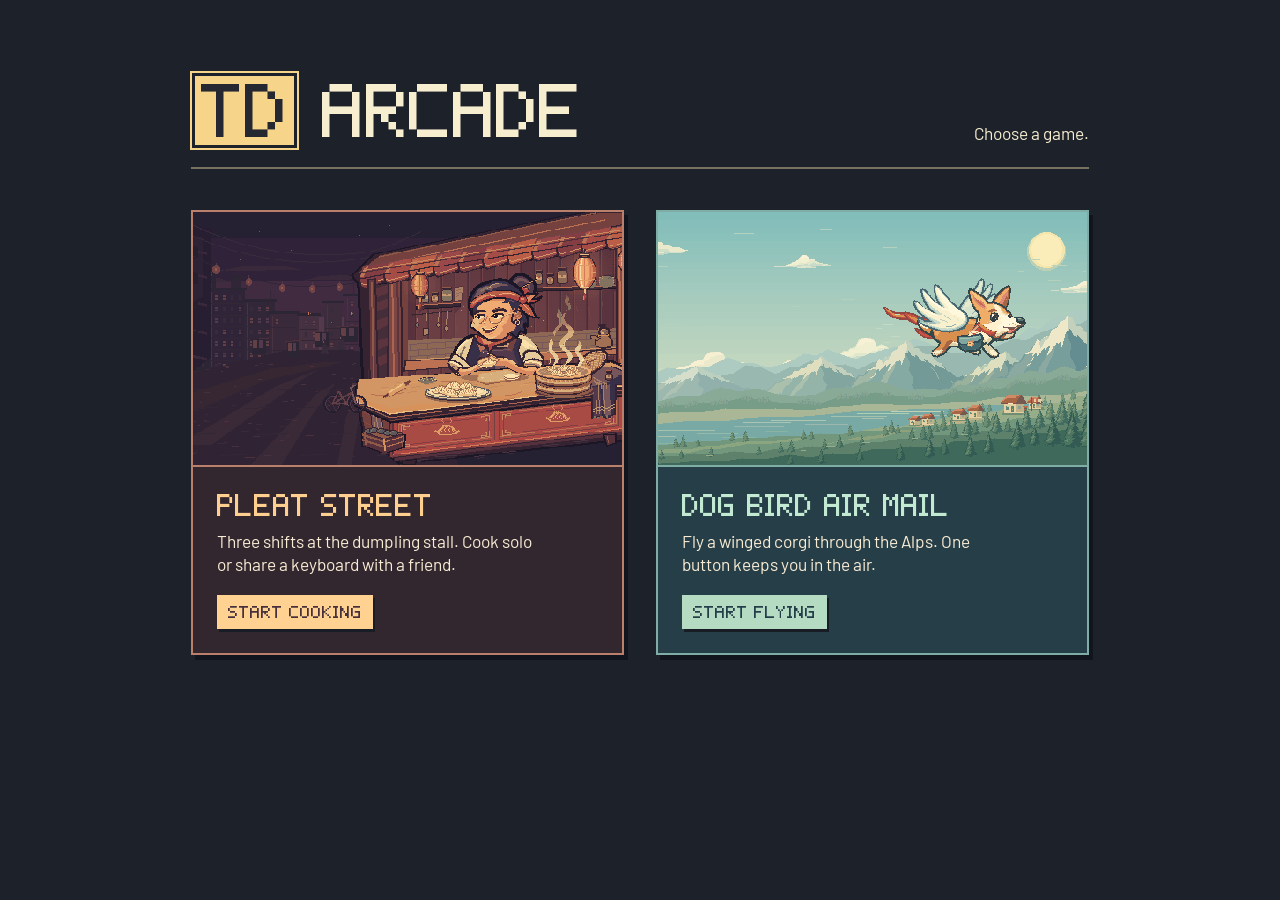
<file: index.html>
<!doctype html>
<html lang="en">
<head>
  <meta charset="utf-8">
  <meta name="viewport" content="width=device-width,initial-scale=1">
  <meta name="theme-color" content="#1d212a">
  <meta name="description" content="Play Pleat Street and Dog Bird Air Mail, two small browser games from TD Arcade.">
  <title>TD Arcade</title>
  <link rel="icon" type="image/png" href="./td-mark.png">
  <style>
    @font-face { font-family:Cabinet; src:url("./td-cabinet.woff") format("woff"); font-display:swap; }
    @font-face { font-family:Barlow; src:url("./Barlow-Regular.woff") format("woff"); font-display:swap; }
    * { box-sizing:border-box; }
    html { color-scheme:dark; }
    body { margin:0; min-height:100svh; background:#1d212a; color:#f7edcf; font:1.08rem/1.45 Barlow,system-ui,sans-serif; }
    main { max-width:990px; margin:0 auto; padding:clamp(30px,8vh,82px) clamp(18px,4vw,46px) 36px; }
    header { margin-bottom:clamp(22px,4.5vh,42px); padding-bottom:18px; border-bottom:2px solid #777262; display:flex; justify-content:space-between; align-items:flex-end; gap:12px; }
    h1 { display:flex; align-items:center; gap:clamp(12px,2vw,24px); margin:0; font:400 clamp(2rem,5.2vw,3.75rem)/1 Cabinet,monospace; letter-spacing:-.03em; text-transform:uppercase; }
    h1 span { display:inline-block; margin:4px; padding:5px 6px 4px; background:#f6d48a; color:#252831; outline:2px solid #f6d48a; outline-offset:3px; }
    header p { margin:0; padding-bottom:3px; }
    .shelf { display:grid; grid-template-columns:repeat(2,minmax(0,1fr)); gap:clamp(16px,3vw,32px); }
    .game { --edge:#bb806c; --label:#ffcf90; --panel:#32262f; --button:#ffd292; --button-ink:#46303c; display:flex; flex-direction:column; text-decoration:none; color:#f9ecd4; border:2px solid var(--edge); background:var(--panel); box-shadow:4px 5px #12151e; overflow:hidden; }
    .game.bird { --edge:#7fada6; --panel:#263e47; --button:#b5dcc3; --button-ink:#233e49; --label:#c2ead3; }
    .game:focus-visible { outline:3px solid #fff3c7; outline-offset:5px; }
    .game:hover,.game:focus-visible { border-color:var(--button); }
    .game:hover .play,.game:focus-visible .play { background:#ffedc5; }
    .game img { width:100%; height:auto; display:block; aspect-ratio:1.68; object-fit:cover; object-position:68% center; border-bottom:2px solid var(--edge); image-rendering:pixelated; }
    .blurb { display:flex; flex-direction:column; align-items:flex-start; flex:1; padding:clamp(16px,2vw,24px); }
    h2 { margin:0; color:var(--label); font:400 clamp(1.15rem,2.25vw,1.55rem)/1.2 Cabinet,monospace; text-transform:uppercase; }
    .blurb p { margin:9px 0 19px; max-width:33ch; line-height:1.35; }
    .play { margin-top:auto; display:inline-block; padding:9px 11px; color:var(--button-ink); background:var(--button); box-shadow:2px 3px #171c25; font:400 .875rem/1.15 Cabinet,monospace; text-transform:uppercase; }
    @media(max-width:630px) {
      main { max-width:450px; padding-top:28px; }
      header { align-items:center; }
      header p { font-size:.93rem; }
      .shelf { grid-template-columns:1fr; }
      .game img { aspect-ratio:2.35; object-position:70% 49%; }
      .blurb { padding:15px 16px; }
      .blurb p { margin:7px 0 13px; }
    }
  </style>
</head>
<body>
<main>
  <header><h1><span>TD</span> Arcade</h1><p>Choose a game.</p></header>
  <div class="shelf">
    <a class="game kitchen" href="./pleat-street.html">
      <img src="./stall-pixels.png" alt="" width="512" height="288">
      <div class="blurb"><h2>Pleat Street</h2><p>Three shifts at the dumpling stall. Cook solo or share a keyboard with a friend.</p><span class="play">Start cooking</span></div>
    </a>
    <a class="game bird" href="./dog-bird.html">
      <img src="./flight-pixels.png" alt="" width="512" height="288">
      <div class="blurb"><h2>Dog Bird Air Mail</h2><p>Fly a winged corgi through the Alps. One button keeps you in the air.</p><span class="play">Start flying</span></div>
    </a>
  </div>
</main>
</body>
</html>
</file>
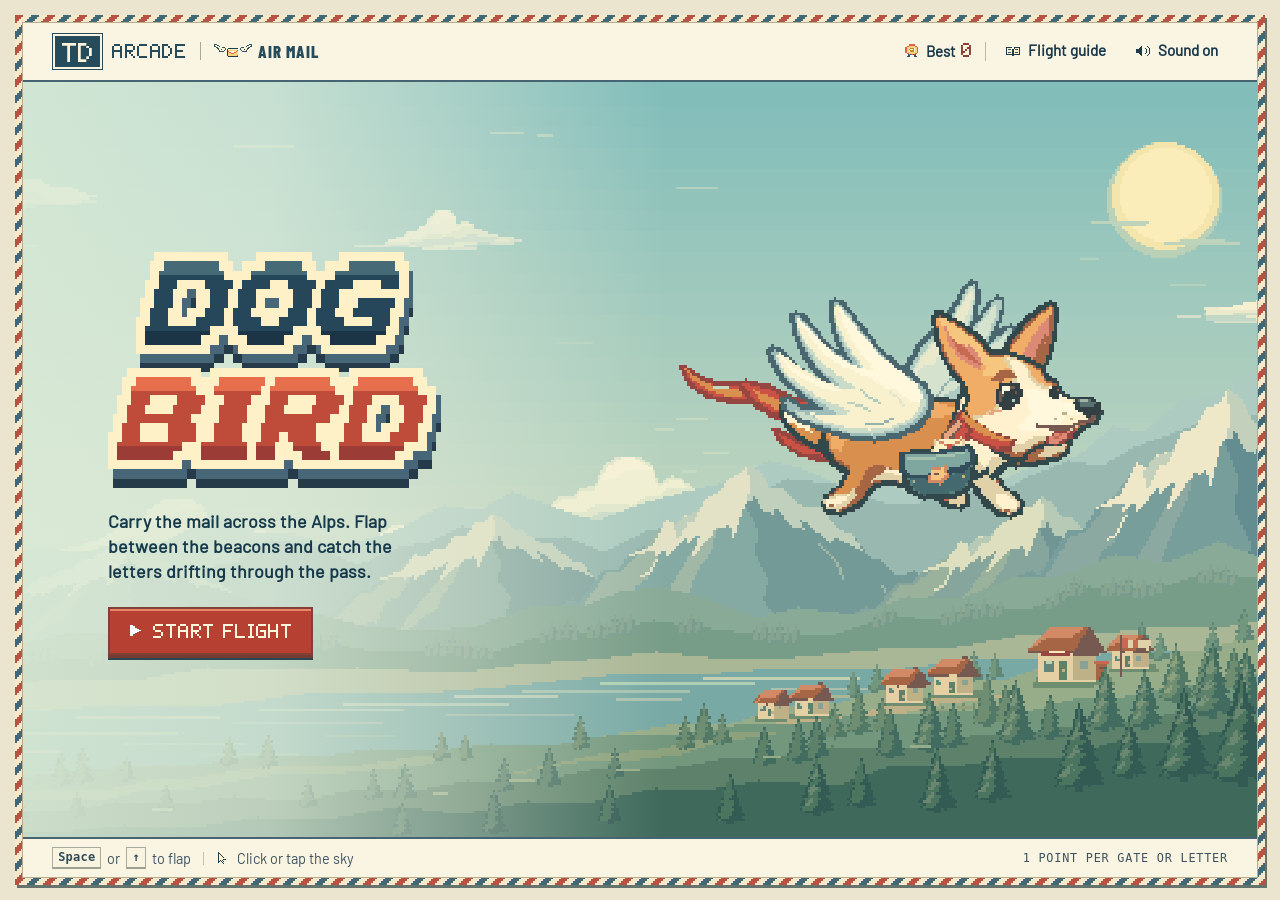
<file: dog-bird.html>
<!doctype html>
<html lang="en">
<head>
  <meta charset="utf-8">
  <meta name="viewport" content="width=device-width,initial-scale=1,viewport-fit=cover">
  <meta name="theme-color" content="#f8f2df">
  <meta name="description" content="Fly a winged corgi through an alpine air-mail route. Clear beacons, collect letters, and chase your best score.">
  <title>Dog Bird Air Mail | TD Arcade</title>
  <link rel="icon" href="./mailmark.png" type="image/png">
  <link rel="stylesheet" href="./dog-bird.css">
</head>
<body>
<main class="postcard">
  <div class="paper">
    <header class="topbar">
      <a class="brand" href="./" aria-label="Return to TD Arcade"><span class="td-mark">TD</span><span class="series-name">Arcade</span><span class="game-imprint"><canvas width="42" height="20" data-icon="brand" aria-hidden="true"></canvas>Air Mail</span></a>
      <nav class="tools" aria-label="Game controls">
        <div class="best"><canvas data-icon="award" width="16" height="16" aria-hidden="true"></canvas><span>Best <b id="top-best">0</b></span></div>
        <button type="button" class="tool guide-tool" data-action="help" aria-label="Flight guide"><canvas data-icon="guide" width="16" height="16" aria-hidden="true"></canvas><span>Flight guide</span></button>
        <button type="button" class="tool sound" data-action="sound" aria-label="Mute sound"><canvas data-icon="sound" width="16" height="16" aria-hidden="true"></canvas><span>Sound on</span></button>
        <button type="button" id="pause-button" class="tool" data-action="pause" aria-label="Pause flight" hidden><canvas data-icon="pause" width="16" height="16" aria-hidden="true"></canvas><span>Pause</span></button>
      </nav>
    </header>
    <div class="pane">
      <section id="cover" aria-labelledby="title">
        <img class="cover-art" src="./flight-pixels.png" alt="" fetchpriority="high">
        <div class="cover-shade" aria-hidden="true"></div>
        <div class="cover-copy">
          <h1 id="title"><span class="sr-only">Dog Bird</span><picture>
            <source media="(max-width:600px) and (orientation:portrait)" srcset="./dog-bird-title-wide.png">
            <img src="./dog-bird-title.png" alt="" width="72" height="51">
          </picture></h1>
          <p>Carry the mail across the Alps. Flap between the beacons and catch the letters drifting through the pass.</p>
          <button class="primary launch" type="button" data-action="start"><canvas data-icon="play" width="14" height="14" aria-hidden="true"></canvas>Start flight</button>
        </div>
      </section>
      <section id="flight" aria-label="Alpine mail route" hidden>
        <div id="arena" role="button" aria-label="Flap wings. Press Space or Up Arrow, or tap the flight area." tabindex="0">
          <canvas id="sky" width="960" height="540" aria-hidden="true"></canvas>
        </div>
        <div class="flight-hud" aria-label="Flight score">
          <div class="total"><span>Score</span><b id="points">0</b></div>
          <div class="counts"><span><canvas data-icon="beacon" width="16" height="16" aria-hidden="true"></canvas><b id="gates">0</b> <i id="gate-unit">gates</i></span>
          <span><canvas data-icon="mail" width="16" height="16" aria-hidden="true"></canvas><b id="letters">0</b> <i id="letter-unit">letters</i></span></div>
        </div>
        <div id="ready-cue" class="ready-cue"><strong>Ready for takeoff?</strong><span>Tap anywhere in the sky <span class="wide-copy">or press <kbd>Space</kbd> </span>to flap.</span></div>
      </section>
    </div>
    <footer class="foot">
      <div class="bindings"><span class="desktop-hint"><kbd>Space</kbd> or <kbd>↑</kbd> to flap</span><i class="divider" aria-hidden="true"></i><span class="touch-hint"><canvas data-icon="pointer" width="16" height="16" aria-hidden="true"></canvas><span class="wide-copy">Click or tap the sky</span><span class="phone-copy">Tap the sky to flap</span></span></div>
      <span class="foot-note" id="foot-note">1 point per gate or letter</span>
    </footer>
  </div>
</main>
<dialog id="sheet" aria-labelledby="sheet-title"><article id="sheet-paper"></article></dialog>
<div class="sr-only" id="message" aria-live="polite" aria-atomic="true"></div>
<script src="./air-art.js"></script>
<script type="module" src="./dog-bird-app.js"></script>
</body>
</html>
</file>
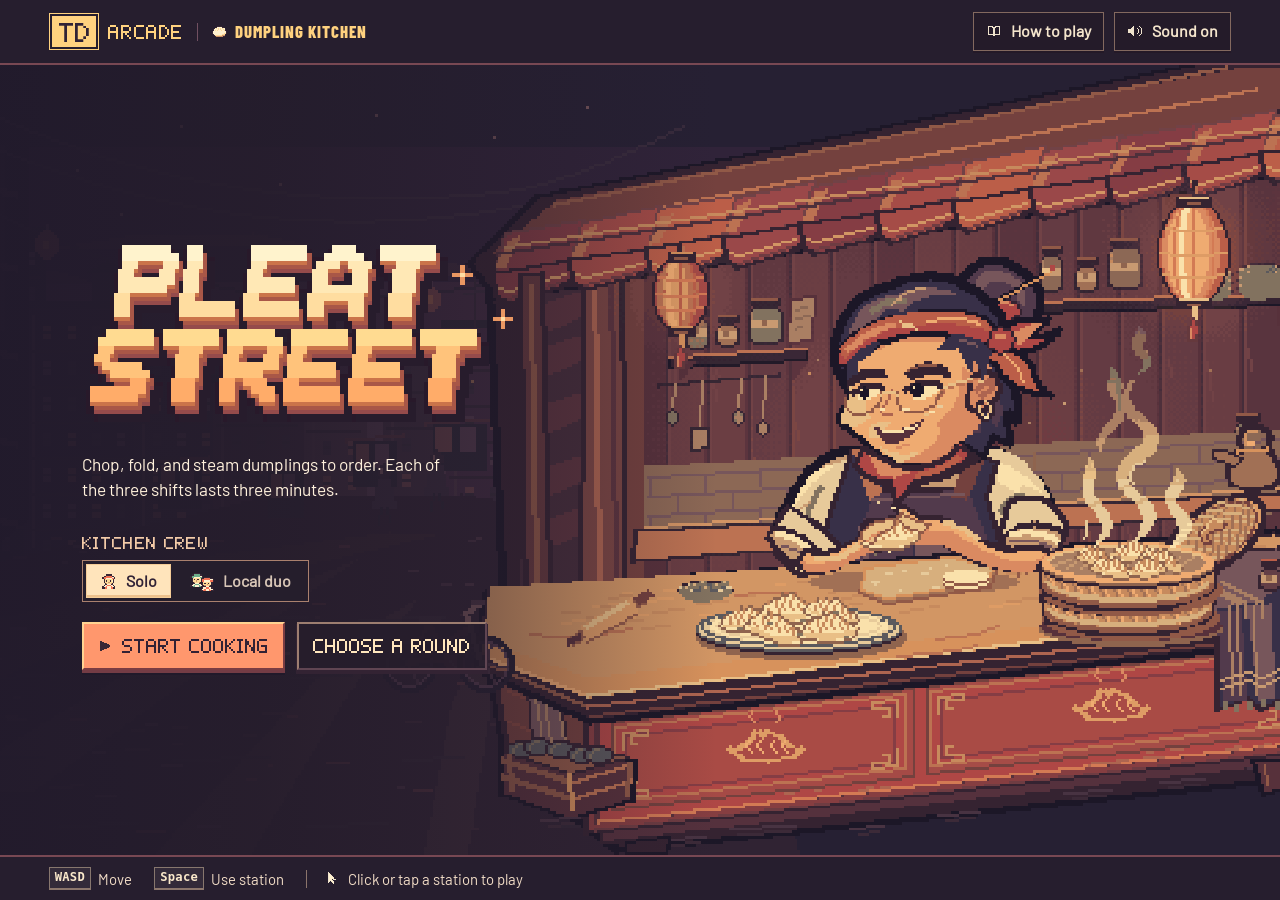
<file: pleat-street.html>
<!doctype html>
<html lang="en">
<head>
  <meta charset="utf-8">
  <meta name="viewport" content="width=device-width,initial-scale=1,viewport-fit=cover">
  <meta name="theme-color" content="#201a2d">
  <meta name="description" content="Run a tiny dumpling kitchen solo or with a friend through three fast, three-minute rounds.">
  <title>Pleat Street | TD Arcade</title>
  <link rel="icon" type="image/png" href="./favicon.png">
  <link rel="stylesheet" href="./pleat-street.css">
</head>
<body>
<main>
  <section id="lobby" aria-label="Pleat Street game menu">
    <div class="lobby-art" aria-hidden="true"></div>
    <div class="lobby-shade" aria-hidden="true"></div>
    <header class="lobby-header">
      <a class="brand" href="./" aria-label="Return to TD Arcade"><span class="td-mark">TD</span><span class="series-name">Arcade</span><span class="game-imprint"><canvas data-icon="dumpling" width="20" height="20" aria-hidden="true"></canvas>Dumpling Kitchen</span></a>
      <div class="head-actions">
        <button class="utility" data-action="guide" aria-label="How to play"><canvas data-icon="guide" width="16" height="16" aria-hidden="true"></canvas><span>How to play</span></button>
        <button class="utility sound" data-action="sound" aria-label="Mute sound"><canvas data-icon="sound" width="16" height="16" aria-hidden="true"></canvas><span>Sound on</span></button>
      </div>
    </header>
    <div class="lobby-content">
      <h1><span class="sr-only">Pleat Street</span><canvas id="wordmark" width="113" height="49" aria-hidden="true"></canvas></h1>
      <p class="intro">Chop, fold, and steam dumplings to order. Each of the three shifts lasts three minutes.</p>
      <div class="crew-wrap">
        <span class="overline" id="crew-label">Kitchen crew</span>
        <div class="crew-selector" role="group" aria-labelledby="crew-label">
          <button class="crew" data-crew="1" aria-pressed="true"><canvas data-icon="chef" width="16" height="16" aria-hidden="true"></canvas>Solo</button>
          <button class="crew" data-crew="2" aria-pressed="false"><canvas data-icon="duo" width="24" height="16" aria-hidden="true"></canvas>Local duo</button>
        </div>
      </div>
      <div class="lobby-actions"><button class="arcade-button primary" data-action="start"><canvas data-icon="play" width="14" height="14" aria-hidden="true"></canvas>Start cooking</button><button class="arcade-button secondary" data-action="rounds">Choose a round</button></div>
    </div>
    <footer class="lobby-foot"><span class="footer-key"><span class="keycap">WASD</span> Move</span><span class="footer-key"><span class="keycap">Space</span> Use station</span><span class="footer-click"><canvas data-icon="pointer" width="16" height="16" aria-hidden="true"></canvas>Click or tap a station to play</span></footer>
  </section>

  <section id="service" hidden aria-label="Dumpling kitchen">
    <header class="service-header">
      <div class="brand game-brand"><span class="td-mark">TD</span><span class="series-name">Arcade</span><span class="game-imprint"><canvas data-icon="dumpling" width="20" height="20" aria-hidden="true"></canvas>Pleat Street</span></div>
      <div class="head-actions">
        <button class="utility" data-action="guide" aria-label="How to play"><canvas data-icon="guide" width="16" height="16" aria-hidden="true"></canvas><span>How to play</span></button>
        <button class="utility sound" data-action="sound" aria-label="Mute sound"><canvas data-icon="sound" width="16" height="16" aria-hidden="true"></canvas><span>Sound on</span></button>
        <button class="utility pause" data-action="pause"><canvas data-icon="pause" width="16" height="16" aria-hidden="true"></canvas><span>Pause</span></button>
      </div>
    </header>
    <div class="service-layout">
      <div class="shift-bar">
        <div class="shift-title"><span id="shift-kicker" class="overline">Round 1 / 3</span><h2 id="shift-title">Lunch Prep</h2></div>
        <div class="shift-stats"><div class="stat"><canvas data-icon="ticket" width="16" height="16" aria-hidden="true"></canvas><div><span>Served</span><strong id="served">0</strong></div></div><div class="stat"><canvas data-icon="coin" width="16" height="16" aria-hidden="true"></canvas><div><span>Score</span><strong id="score">0</strong></div></div><div class="stat timer"><canvas data-icon="clock" width="16" height="16" aria-hidden="true"></canvas><div><span id="clock-label">Time</span><strong id="clock">3:00</strong></div></div></div>
      </div>
      <div class="order-rail" aria-label="Open order tickets"><span class="rail-label">Order rail</span><div id="orders" class="orders"></div></div>
      <div class="kitchen-frame">
        <div id="board" class="board" aria-label="Kitchen floor. Choose a station to walk there and use it.">
          <canvas id="kitchen" width="960" height="512" aria-hidden="true"></canvas>
          <div id="stations" class="station-layer"></div>
          <div id="basket-meter" class="basket-meter" hidden><span></span><i></i></div>
          <div id="actions-meter" class="actions-meter" aria-hidden="true"></div>
        </div>
      </div>
      <div class="message-strip"><div class="tip-symbol"><canvas id="tip-icon" data-icon="guide" width="16" height="16" aria-hidden="true"></canvas></div><div class="tip-copy"><span id="tip-label" class="overline">First order</span><strong id="tip-text">Pick up cabbage.</strong></div><button id="skip-practice" type="button" class="text-action" data-action="skip">Skip practice</button></div>
      <div class="game-foot"><div id="hands" class="hands"></div><button class="control-link" data-action="guide" id="input-hint">Click or tap any station</button></div>
    </div>
  </section>
</main>
<dialog id="overlay" aria-labelledby="dialog-title">
  <div class="slip">
    <div id="modal-interior"></div>
  </div>
</dialog>
<div id="live" class="sr-only" aria-live="polite" aria-atomic="true"></div>
<script src="./kitchen-art.js"></script>
<script type="module" src="./pleat-street-app.js"></script>
</body>
</html>
</file>
<file: dog-bird.css>
@font-face{font-family:Barlow;src:url("./Barlow-Regular.woff") format("woff");font-style:normal;font-weight:400;font-display:swap}
@font-face{font-family:"Barlow Condensed";src:url("./BarlowCondensed-ExtraBold.woff") format("woff");font-style:normal;font-weight:800;font-display:swap}
:root{color-scheme:light;--navy:#193849;--blue:#305367;--red:#bb4737;--paper:#faf5e3;--edge:#d1c8ac;--shadow:#385160;--mono:"IBM Plex Mono",ui-monospace,Menlo,Consolas,monospace;--font:Barlow,"Trebuchet MS",Arial,sans-serif;--display:"Barlow Condensed","Arial Narrow",Impact,sans-serif;--pad:clamp(5px,1.15vw,18px)}
*{box-sizing:border-box}
html,body{margin:0;min-height:100%;background:#ebe5d0;color:var(--navy);font-family:var(--font);font-size:16px}
body{padding:var(--pad)}
button{font:inherit;color:inherit;cursor:pointer;touch-action:manipulation;-webkit-tap-highlight-color:transparent}
button:focus-visible,#arena:focus-visible{outline:3px solid #d14c38;outline-offset:4px}
[hidden]{display:none!important}
canvas{image-rendering:pixelated}
.postcard{padding:7px;box-shadow:0 3px 10px #49525635;background:repeating-linear-gradient(133deg,#bb5043 0 15px,#f8eccf 15px 29px,#3e6478 29px 44px,#f8eccf 44px 58px);height:calc(100vh - var(--pad)*2);height:calc(100svh - var(--pad)*2);min-height:436px}
.paper{height:100%;display:flex;flex-direction:column;overflow:hidden;border:1px solid #b9ac8d;background:var(--paper)}
.topbar{min-height:59px;flex:0 0 auto;padding:8px clamp(12px,2.3vw,40px);display:flex;align-items:center;justify-content:space-between;gap:12px;border-bottom:1px solid #aeaa94}
.tools{display:flex;gap:9px;align-items:center}
.tool{min-height:35px;display:inline-flex;align-items:center;gap:6px;padding:5px 9px;border:1px solid transparent;border-radius:3px;background:none;color:var(--navy);font-size:.95rem;font-weight:bold;line-height:1.15}
.tool:hover{background:#eae4cd;border-color:#bbb49d}
.tool canvas{width:17px;height:17px}
.best{display:flex;align-items:center;gap:4px;font-size:.94rem;padding-right:12px;border-right:1px solid #bdb6a0;white-space:nowrap;font-weight:bold}
.best canvas{width:19px;height:19px}
.best b{margin-left:3px;color:#8f3f31;font-family:var(--mono);font-size:.96rem}
.pane{flex:1;min-height:0;position:relative;background:#aad5dc;isolation:isolate;overflow:hidden}
#cover,#flight,#arena,#sky{position:absolute;inset:0;width:100%;height:100%}
#cover{overflow:hidden;isolation:isolate;display:flex;align-items:center}
.cover-art,.cover-shade{position:absolute;inset:0;width:100%;height:100%;z-index:-1;pointer-events:none}
.primary,.secondary{min-height:46px;padding:10px 21px;font:800 1.28rem/1 var(--display);letter-spacing:.025em;display:inline-flex;align-items:center;justify-content:center;gap:9px;border-radius:3px;border:2px solid}
.primary{background:#b64032;border-color:#823f35;color:#fff7dd;box-shadow:inset 0 1px #e98061,0 3px #773c32}
.primary:hover{background:#c44a38;transform:translateY(-1px)}
.primary:active,.secondary:active{transform:translateY(2px);box-shadow:none}
.secondary{background:#f8efd7;border-color:#9b9f91;color:var(--navy);box-shadow:0 2px #87968f}
.secondary:hover{background:#eee5cc}
.primary canvas{width:16px;height:16px}
.foot{flex:0 0 auto;min-height:40px;border-top:1px solid #aca991;padding:6px clamp(12px,2.3vw,40px);display:flex;align-items:center;justify-content:space-between;gap:10px;color:#3e5360;font-size:.9rem}
.bindings,.desktop-hint,.touch-hint{display:inline-flex;align-items:center;gap:6px}
.bindings{gap:12px}
.touch-hint canvas{width:15px;height:15px}
.divider{height:13px;border-left:1px solid #c5bea9}
kbd{font:600 .75rem/1.25 var(--mono);display:inline-block;min-width:1.35em;text-align:center;letter-spacing:.02em;border:1px solid #a7ad9e;border-bottom:2px solid #9ca394;background:#f9f4df;color:#304b5a;border-radius:3px;padding:2px 5px}
.foot-note{font-family:var(--mono);text-transform:uppercase;font-size:.74rem;letter-spacing:.065em}
#flight{isolation:isolate}
#arena{touch-action:none;user-select:none;-webkit-user-select:none;cursor:pointer;outline:none}
#arena:focus-visible{outline-offset:-3px;outline-color:#3a7184}
#sky{display:block;pointer-events:none}
.flight-hud{position:absolute;left:clamp(10px,2.3vw,32px);top:clamp(9px,1.8vw,24px);display:flex;align-items:stretch;background:#faf2dceF;border:1px solid #56717c;box-shadow:2px 3px 0 #274b5c56;pointer-events:none}
.total{display:flex;align-items:center;gap:7px;padding:4px 9px;background:#294d61;color:#fff3d4}
.total>span{text-transform:uppercase;font:700 .69rem var(--mono);letter-spacing:.06em}
.total b{font:800 1.95rem/1 var(--display);min-width:1ch;text-align:center}
.counts{display:flex;gap:10px;align-items:center;padding:4px 10px;color:#2e4956;font-size:.88rem}
.counts span{display:inline-flex;align-items:center;gap:3px;white-space:nowrap}
.counts canvas{width:17px;height:17px}
.counts i{font-style:normal}
.ready-cue{position:absolute;bottom:15%;left:50%;transform:translateX(-50%);text-align:center;padding:10px 18px;background:#fff3ddee;border:2px solid #315367;box-shadow:3px 3px #3755654d;pointer-events:none;width:max-content;max-width:calc(100% - 24px)}
.ready-cue strong{font:800 1.55rem/1 var(--display);display:block;color:var(--navy);margin:0 0 4px}
.ready-cue span{line-height:1.3;font-size:.96rem}
.phone-copy{display:none}
@media(max-width:600px) and (orientation:portrait){.wide-copy{display:none!important}.phone-copy{display:inline}}
.sr-only{position:absolute!important;width:1px;height:1px;margin:-1px;clip:rect(0,0,0,0);white-space:nowrap;overflow:hidden;padding:0;border:0}
dialog{color:var(--navy);border:none;padding:0;background:transparent;width:min(425px,calc(100% - 30px));max-height:91svh;overflow:visible}
dialog::backdrop{background:#112b3b77}
#sheet-paper{position:relative;max-height:88svh;overflow:auto;padding:25px;background:#fff5de;border:2px solid #385769;box-shadow:5px 6px #19384a64}
#sheet-paper::before{content:"";position:absolute;top:0;left:0;right:0;height:5px;background:repeating-linear-gradient(134deg,#be5042 0 12px,#fff2d2 12px 24px,#45697a 24px 36px,#fff2d2 36px 49px)}
.sheet-top{display:flex;justify-content:space-between;align-items:center;gap:10px;margin-bottom:7px}
.sheet-label{color:#a34a38;font:700 .77rem var(--mono);letter-spacing:.1em;text-transform:uppercase}
.sheet-close{border:1px solid #aaa994;background:transparent;font:600 1.28rem/1 var(--font);color:#304d5b;width:30px;height:29px}
.sheet-close:hover{background:#eadbc0}
#sheet-paper h2{font:800 2.65rem/.98 var(--display);margin:5px 0 12px;letter-spacing:-.012em}
#sheet-paper p{font-size:1.02rem;line-height:1.4;margin:0 0 13px}
.sheet-rule{border:0;border-top:1px dashed #a7a18d;margin:14px 0}
.guide-row{display:grid;grid-template-columns:29px 1fr;gap:9px;align-items:start;margin:10px 0;font-size:1rem;line-height:1.3}
.guide-row canvas{width:25px;height:25px}
.sheet-actions{display:flex;gap:10px;flex-wrap:wrap;margin-top:16px}
.sheet-actions button{min-height:41px;font-size:1.09rem;padding:8px 14px}
.paper-link{border:0;background:none;color:#36596b;text-decoration:underline;text-underline-offset:3px;font-size:.95rem;font-weight:bold;padding:4px 0}
.breakdown{display:grid;gap:7px;margin:12px 0}
.breakdown>div,.result-total{display:flex;align-items:center;justify-content:space-between;gap:12px}
.breakdown span{display:inline-flex;gap:6px;align-items:center}
.breakdown canvas{width:20px;height:20px}
.result-total{border-top:1px dashed #a7a18d;border-bottom:1px dashed #a7a18d;padding:8px 0}
.result-total span{font:800 1.3rem var(--display)}
.result-total strong{font:800 2.5rem/1 var(--display);color:var(--red)}
.result-record{font-family:var(--mono);font-size:.78rem!important;letter-spacing:.035em;margin:10px 0 0!important;color:#814536}
@media(max-width:760px){.topbar{min-height:48px;padding:6px 12px}.tools{gap:4px}.tool{min-height:32px;padding:4px 6px}.best{padding-right:6px}.foot{min-height:34px}.foot-note{font-size:.66rem}}
@media(max-width:600px) and (orientation:portrait){.postcard{padding:5px;min-height:476px}.topbar{min-height:44px;padding:4px 7px;gap:4px}.tools{gap:2px}.tool{width:32px;height:32px;justify-content:center;padding:4px}.tool span{display:none}.best{font-size:.83rem;gap:1px;padding-right:4px}.best canvas{width:15px}.best b{font-size:.8rem;margin-left:1px}#cover{display:flex;align-items:flex-end;background:#f6efd9}.foot{gap:4px;padding:5px 7px;min-height:30px;font-size:.78rem}.desktop-hint,.divider{display:none}.touch-hint{gap:4px}.foot-note{font-size:.56rem;letter-spacing:.02em}.flight-hud{left:7px;top:7px}.counts{font-size:.76rem;gap:6px;padding:3px 6px}.counts canvas{width:14px;height:14px}.total{gap:4px;padding:3px 7px}.total b{font-size:1.5rem}.total>span{font-size:.62rem}.ready-cue{bottom:13%;padding:8px 10px}.ready-cue strong{font-size:1.22rem}.ready-cue span{font-size:.84rem}}
@media(max-height:550px) and (orientation:landscape){:root{--pad:4px}.postcard{padding:4px;min-height:238px}.topbar{min-height:34px;padding:1px 11px}.tools{gap:5px}.tool{min-height:27px;font-size:.8rem;padding:2px 6px}.tool canvas{width:14px;height:14px}.best{font-size:.81rem}.foot{min-height:24px;padding:2px 11px;font-size:.76rem}.flight-hud{top:6px;left:8px}.ready-cue{bottom:10%;padding:6px 10px}.ready-cue strong{font-size:1.2rem}.ready-cue span{font-size:.86rem}#sheet-paper{padding:15px 18px}.guide-row{margin:5px 0}.sheet-actions{margin-top:9px}#sheet-paper h2{font-size:1.9rem;margin:3px 0 8px}}
@media(prefers-reduced-motion:reduce){*{scroll-behavior:auto!important;animation:none!important;transition:none!important}}

@font-face {
  font-family:"TD Cabinet";
  src:url("./td-cabinet.woff") format("woff");
  font-style:normal;
  font-weight:400;
  font-display:swap;
}
:root { --pixel:"TD Cabinet",ui-monospace,monospace; }
.brand {
  display:inline-flex;
  align-items:center;
  gap:9px;
  color:var(--brand-ink);
  white-space:nowrap;
  text-decoration:none;
}
.td-mark {
  display:inline-grid;
  place-items:center;
  min-width:42px;
  height:31px;
  padding:2px 4px 1px 5px;
  background:var(--brand-ink);
  color:var(--brand-paper);
  border:2px solid var(--brand-ink);
  outline:1px solid var(--brand-ink);
  outline-offset:2px;
  margin:3px;
  font:400 1.38rem/1 var(--pixel);
  letter-spacing:-.05em;
}
.series-name { font:400 1rem/1 var(--pixel); letter-spacing:.035em; text-transform:uppercase; }
.game-imprint {
  display:inline-flex;
  align-items:center;
  gap:6px;
  border-left:1px solid var(--brand-rule);
  margin-left:4px;
  padding-left:13px;
  font:800 1.05rem/1 var(--display);
  text-transform:uppercase;
  letter-spacing:.06em;
}
.game-imprint canvas { display:block; width:auto; height:18px; }
@media(max-width:760px) {
  .brand { gap:6px; }
  .td-mark { min-width:32px; height:24px; font-size:1rem; }
  .series-name { font-size:.875rem; }
  .game-imprint { gap:4px; padding-left:8px; margin-left:2px; font-size:.9rem; }
}
@media(max-width:600px) {
  .game-imprint { display:none; }
}

:root { --brand-ink:#264b5a; --brand-paper:#fff4db; --brand-rule:#a5a99a; }
.postcard { background:#f6e9cb url("./postage-weave.png") repeat; image-rendering:pixelated; box-shadow:2px 3px 0 #66736c; }
.paper { image-rendering:auto; }
.topbar { border-bottom:2px solid #476473; }
.foot { border-top:2px solid #476473; }
.cover-art { object-fit:cover; object-position:55% 52%; image-rendering:pixelated; }
.cover-shade { background:linear-gradient(90deg,#dcebd7df 0%,#e1eddbb8 20%,#e3ecda68 35%,transparent 52%); }
.cover-copy { position:relative; width:min(38%,430px); margin:0 0 1% clamp(25px,6.7vw,118px); }
.cover-copy h1 { margin:0 0 clamp(14px,2.4vh,28px); line-height:0; }
.cover-copy h1 img { display:block; width:min(100%,clamp(225px,min(26vw,48vh),410px)); height:auto; image-rendering:pixelated; }
.cover-copy p { margin:0 0 clamp(15px,2.6vh,28px); max-width:335px; color:#15384a; font-weight:600; font-size:clamp(1.06rem,1.4vw,1.26rem); line-height:1.38; }
.primary,.secondary,.tool,kbd { border-radius:0; }
.launch { min-height:48px; font:400 1rem/1.25 var(--pixel); padding:12px 18px; text-transform:uppercase; box-shadow:inset 0 2px #e98667,0 3px #753b33,0 5px #294653; }
.sheet-label { font:400 .875rem/1.2 var(--pixel); letter-spacing:.03em; }
#sheet-paper::before { background:#f6e9cb url("./postage-weave.png") repeat; image-rendering:pixelated; }
#sheet-paper h2 { font:400 1.72rem/1.15 var(--pixel); text-transform:uppercase; letter-spacing:-.03em; }
.total b,.result-total strong { font-family:var(--pixel); font-weight:400; font-size:1.55rem; }
.ready-cue strong { font:400 1.05rem/1.25 var(--pixel); text-transform:uppercase; }
.best b { font-family:var(--pixel); font-weight:400; }
@media(min-width:601px) and (max-width:900px) {
  .cover-copy { width:40%; margin-left:4.2vw; }
  .cover-copy h1 img { width:min(100%,260px); }
  .cover-copy p { font-size:1.05rem; line-height:1.32; }
}
@media(max-width:600px) and (orientation:portrait) {
  #cover { display:grid; grid-template-columns:minmax(0,1fr); grid-template-rows:minmax(0,1fr) auto; align-items:stretch; background:#f7efd6; }
  .cover-art { position:static; grid-area:1/1; z-index:0; width:100%; height:100%; min-height:0; object-position:86% 47%; border-bottom:3px solid #617f78; }
  .cover-shade { display:none; }
  .cover-copy { grid-area:2/1; width:auto; margin:0; padding:clamp(16px,3.4vh,30px) 18px; }
  .cover-copy h1 { margin:0 0 13px; }
  .cover-copy h1 img { width:min(92%,360px); }
  .cover-copy p { max-width:415px; margin-bottom:15px; font-size:1.06rem; line-height:1.31; }
  .launch { font-size:.9375rem; min-height:43px; padding:9px 14px; }
  .ready-cue strong { font-size:.875rem; }
  #sheet-paper h2 { font-size:1.4rem; }
  .total b { font-size:1.15rem; }
}
@media(orientation:landscape) and (max-height:550px) {
  .cover-copy { margin-bottom:0; }
  .cover-copy h1 { margin-bottom:9px; }
  .cover-copy h1 img { width:min(100%,28vh); }
  .cover-copy p { max-width:290px; margin-bottom:10px; font-size:1rem; line-height:1.25; }
  .launch { min-height:34px; padding:6px 12px; font-size:.875rem; }
  .brand .td-mark { height:20px; min-width:29px; font-size:.875rem; }
  .brand .series-name { font-size:.875rem; }
}

a.brand:focus-visible { outline:3px solid var(--brand-ink); outline-offset:4px; }
a.brand:hover .series-name { text-decoration:underline; text-underline-offset:4px; }
</file>
<file: pleat-street.css>
@font-face{font-family:Barlow;src:url("./Barlow-Regular.woff") format("woff");font-style:normal;font-weight:400;font-display:swap}
@font-face{font-family:"Barlow Condensed";src:url("./BarlowCondensed-ExtraBold.woff") format("woff");font-style:normal;font-weight:800;font-display:swap}
:root{color-scheme:dark;--night:#201a2d;--deep:#1d1927;--panel:#2c2536;--edge:#504051;--paper:#fff0cf;--ink:#392a35;--cream:#ffe4b3;--gold:#ffc46e;--peach:#ff916c;--red:#bc4d46;--muted:#c7b7b2;--green:#9ad4aa;--type:Barlow,"Trebuchet MS",Arial,sans-serif;--display:"Barlow Condensed","Arial Narrow",sans-serif;--mono:"IBM Plex Mono",ui-monospace,Menlo,Consolas,monospace}
*{box-sizing:border-box}
html,body{margin:0;min-height:100%;background:var(--night);color:var(--paper);font-family:var(--type);font-size:16px}
button{font:inherit;color:inherit;cursor:pointer;touch-action:manipulation;-webkit-tap-highlight-color:transparent}
button:focus-visible{outline:3px solid #a0ebdc;outline-offset:4px;z-index:6}
button[hidden],section[hidden],div[hidden]{display:none!important}
canvas{image-rendering:crisp-edges;image-rendering:pixelated}
.sr-only{position:absolute;width:1px;height:1px;padding:0;margin:-1px;overflow:hidden;clip:rect(0,0,0,0);white-space:nowrap;border:0}
.lobby-header,.service-header{display:flex;justify-content:space-between;align-items:center;gap:16px;position:relative}
.head-actions{display:flex;gap:10px;align-items:center}
.utility{border:1px solid #83695f;background:rgba(36,27,41,.89);border-radius:3px;display:inline-flex;align-items:center;justify-content:center;gap:8px;min-height:39px;padding:6px 12px;font-weight:bold;line-height:1.15;color:#f4e5cc;box-shadow:0 2px 0 rgba(35,23,34,.55)}
.utility canvas{width:17px;height:17px}
.utility:hover{background:#4d3440;border-color:#ce9f79}
h1{margin:0 0 14px;line-height:0}
.overline,.rail-label,.modal-kicker{font-family:var(--mono);font-size:.76rem;font-weight:700;letter-spacing:.12em;text-transform:uppercase}
.crew-wrap{display:flex;flex-direction:column;align-items:flex-start;gap:9px;margin:0 0 20px}
.crew-wrap>.overline{color:#f3cba8;line-height:1}
.crew-selector{display:inline-flex;padding:3px;background:#251e2c;border:1px solid #836757;border-radius:3px;gap:3px}
.crew{border:1px solid transparent;background:transparent;color:#d8c6b7;display:flex;gap:7px;align-items:center;justify-content:center;line-height:1;padding:6px 13px;min-height:34px;border-radius:1px;font-weight:bold}
.crew canvas{height:19px;width:auto}
.crew[aria-pressed="true"]{color:#312336;background:#ffe4bb;border-color:#f5cd98;box-shadow:inset 0 -2px #edc18c}
.crew[aria-pressed="false"]:hover{background:#483343;color:#fff1ce}
.lobby-actions,.action-row{display:flex;align-items:center;gap:12px;flex-wrap:wrap}
.arcade-button{display:inline-flex;align-items:center;justify-content:center;gap:9px;min-height:48px;border:2px solid;border-radius:3px;padding:9px 19px;font-weight:700;font-size:1.05rem;line-height:1.15;transition:transform .12s ease,background .12s ease}
.arcade-button canvas{width:15px;height:15px}
.arcade-button:hover{transform:translateY(-2px)}
.arcade-button:active{transform:translateY(2px)}
.primary{background:#ff976d;color:#322134;border-color:#ffd391 #7a3c42 #7a3c42 #ffd391;box-shadow:0 3px 0 1px #6c3740}
.primary:hover{background:#ffa97e}
.secondary{background:rgba(38,29,44,.9);color:#ffe6bd;border-color:#9d7e70 #604552 #604552 #9d7e70;box-shadow:0 3px 0 1px #332333}
.secondary:hover{background:#493340}
.footer-key,.footer-click{display:flex;align-items:center;gap:7px;text-shadow:1px 1px #282030}
.keycap,kbd{display:inline-block;font:600 .76rem/1.3 var(--mono);letter-spacing:.025em;background:#332a39;border:1px solid #87776e;border-bottom:2px solid #8c766c;border-radius:3px;padding:2px 5px;color:#fbe9cb;text-shadow:none;white-space:nowrap}
.footer-click{padding-left:19px;border-left:1px solid #8b746b}
.footer-click canvas{width:15px;height:15px}
#service{min-height:100svh;background:radial-gradient(ellipse at 50% 39%,#382c3d,#231c2d 71%,#201a2b);padding-bottom:12px}
.service-header{min-height:55px;padding:8px clamp(14px,3.5vw,60px);background:#251e2d;border-bottom:1px solid #51404c}
.service-header .utility{min-height:33px;padding:4px 9px;font-size:.94rem}
.service-layout{width:min(calc(100% - 34px),1100px, max(730px,calc((100svh - 265px)*1.875)));margin:0 auto}
.shift-bar{display:flex;align-items:center;justify-content:space-between;gap:12px;padding:12px 0 9px}
.shift-title .overline{color:var(--peach);font-size:.76rem}
.shift-title h2{font:800 clamp(1.6rem,3.6vh,2.5rem)/.99 var(--display);margin:3px 0 0;letter-spacing:.008em}
.shift-stats{display:flex;align-items:center;gap:clamp(13px,2.4vw,34px)}
.stat{display:flex;align-items:center;gap:8px}
.stat canvas{width:22px;height:22px}
.stat>div{display:flex;flex-direction:column;gap:2px}
.stat span{color:#d6c1b7;font-size:.76rem;line-height:1}
.stat strong{font:800 clamp(1.3rem,2.9vh,2rem)/1 var(--display);font-variant-numeric:tabular-nums}
.stat.timer{min-width:88px}
.stat.timer.low strong,.final-rush .timer span{color:#ff9879}
.final-rush .order-rail{border-color:#b06a64;box-shadow:inset 3px 0 #dd8065}
.order-rail{position:relative;display:flex;align-items:center;background:#1c1826;box-shadow:inset 0 1px 2px #171420;border:1px solid var(--edge);padding:5px 8px;gap:12px;min-height:48px;margin-bottom:8px;border-radius:3px}
.rail-label{font-size:.7rem;letter-spacing:.07em;color:var(--muted);max-width:54px}
.orders{display:flex;align-items:center;gap:7px;overflow:auto;flex:1;min-height:36px;scrollbar-width:thin;scrollbar-color:#785a5b transparent}
.ticket{position:relative;background:#f7e7c8;color:#372d31;display:flex;align-items:center;gap:5px;flex:0 0 auto;min-height:34px;padding:3px 8px 5px;border-radius:2px;overflow:hidden;box-shadow:inset 0 2px #fff5dc}
.ticket-id{font:700 .7rem var(--mono);color:#70524b}
.ticket-dish{display:flex;align-items:center;gap:3px;font-size:.92rem;font-weight:bold;line-height:1}
.ticket-dish canvas{width:18px;height:18px}
.ticket-dish.done{opacity:.55;text-decoration:line-through}
.ticket .meter{position:absolute;bottom:0;left:0;width:100%;height:3px;background:#d7b89e}
.ticket .meter i,.basket-meter i{display:block;height:100%;background:#539778;transform-origin:left}
.ticket.hurry .meter i{background:#ba5845}
.orders .waiting{color:#c7b2ac;font-size:.9rem}
.kitchen-frame{background:#211a26;border:2px solid #83665b;padding:3px;box-shadow:0 3px #151320;border-radius:3px}
.board{position:relative;width:100%;aspect-ratio:960/512;isolation:isolate;user-select:none;touch-action:manipulation;cursor:crosshair;overflow:hidden}
#kitchen{display:block;width:100%;height:100%;position:absolute;inset:0;z-index:0}
.station-layer,.actions-meter{position:absolute;inset:0;pointer-events:none}
.station{position:absolute;transform:translate(-50%,-50%);border:0;background:transparent;padding:0;pointer-events:auto;display:flex;align-items:flex-end;justify-content:center;width:13.7%;height:16%;outline-offset:-2px!important}
.station-name{position:relative;max-width:100%;display:block;padding:2px 6px;border-radius:2px;border:1px solid #b49a75;background:#282235;color:#ffe8c5;font:700 clamp(.76rem,1.13vw,.88rem)/1.13 var(--type);letter-spacing:.015em;box-shadow:1px 2px 0 #332737;white-space:nowrap;text-shadow:none}
.station:hover .station-name,.station:focus-visible .station-name,.station.near .station-name{background:#44303c;border-color:#fff0c7}
.station.guided .station-name,.station.chosen .station-name{border-color:#fff1b7;background:#ffcf78;color:#342538;box-shadow:0 2px #946047}
.station.guided::before{content:"";position:absolute;top:-1px;left:calc(50% - 5px);width:10px;height:8px;clip-path:polygon(0 0,100% 0,100% 45%,75% 45%,75% 70%,55% 70%,55% 100%,40% 100%,40% 70%,20% 70%,20% 45%,0 45%);background:#ffe599;filter:drop-shadow(1px 1px #382b35);animation:nudge .8s steps(3) infinite}
@keyframes nudge{50%{transform:translateY(-3px)}}
.station.unavailable .station-name{color:#cebcaf;border-color:#84746b;background:#36303c}
.station.unavailable .station-name::after{content:" · R2";font-size:.72rem}
.basket-meter{position:absolute;left:72.9%;top:9.7%;transform:translate(-50%,-50%);background:#251f2c;border:1px solid #ffdd9b;padding:1px 4px 4px;min-width:8%;text-align:center;color:#ffdf9c;pointer-events:none}
.basket-meter span{display:block;font:700 clamp(.67rem,1.1vw,.84rem)/1 var(--type);white-space:nowrap}
.basket-meter i{position:absolute;bottom:0;left:0;width:100%;height:3px;background:#f3bd60}
.basket-meter.ready i{background:#8cd497}
.basket-meter.burnt{color:#ffad91;border-color:#ec8a6a}
.work-meter{position:absolute;width:6.5%;height:6px;transform:translate(-50%,-50%);background:#312639;border:1px solid #fff1ca;overflow:hidden}
.work-meter i{height:100%;background:#ffc26d;display:block;transform-origin:left}
.player-badge{position:absolute;transform:translate(-50%,-50%);width:19px;height:16px;line-height:14px;text-align:center;color:#291e2c;font-family:var(--mono);font-size:.69rem;font-weight:bold;background:#ffc387;border:1px solid #372738}
.player-badge.p2{background:#9fd5b1}
.message-strip{display:flex;align-items:center;gap:10px;min-height:50px;border:1px solid #5d4d57;background:#302735;padding:7px 11px;margin:8px 0 0;border-radius:3px}
.tip-symbol{display:grid;place-items:center;width:28px;height:27px;flex-shrink:0}
.tip-symbol canvas{width:24px;height:24px}
.tip-copy{flex:1;display:flex;flex-direction:column;gap:2px}
.tip-copy .overline{font-size:.7rem;color:#f0b68b}
.tip-copy strong{font-size:1rem;line-height:1.15;font-weight:normal}
.text-action,.control-link,.paper-link{border:0;background:none;color:#f3c59e;text-underline-offset:3px;text-decoration:underline;font-weight:bold;padding:6px 2px}
.text-action{font-size:.9rem;white-space:nowrap}
.game-foot,.hands{display:flex;align-items:center;gap:12px;flex-wrap:wrap}
.game-foot{justify-content:space-between;gap:4px;padding:5px 1px 0;font-size:.86rem;color:#d7c4b8}
.hand{display:flex;align-items:center;gap:5px}
.hand strong{color:#f9c495}
.hand.p2 strong{color:#9ed6ac}
.control-link{color:#d8c5b8;font-size:.82rem;font-weight:normal;text-decoration:none}
.control-link:hover,.paper-link:hover,.text-action:hover{text-decoration:underline;color:#ffd89e}
dialog{color-scheme:light;color:var(--ink);background:transparent;border:none;overflow:visible;margin:auto;padding:0;width:min(472px,calc(100% - 30px));max-height:none}
dialog::backdrop{background:rgba(18,13,24,.78)}
.slip{position:relative;background:#faebcd;border:3px solid #3b2a37;box-shadow:5px 7px 0 #1c1522, inset 0 5px #d55f50;border-radius:3px 3px 0 0;max-height:88svh;overflow:auto;padding:23px 24px 25px}
.slip::after{content:"";display:block;position:absolute;left:0;right:0;bottom:0;height:5px;background:repeating-linear-gradient(90deg,#d1ab86 0 9px,transparent 9px 18px)}
.modal-top{display:flex;align-items:center;justify-content:space-between;gap:16px;margin:0 0 4px}
.modal-kicker{color:#8b5147;font-size:.76rem}
.xbutton{width:32px;height:32px;border:1px solid #b6977f;border-radius:2px;background:transparent;color:#58424a;font:700 1.4rem/1 var(--type)}
.xbutton:hover{background:#ecd4b2}
.slip h2{font:800 2.5rem/.98 var(--display);letter-spacing:.002em;margin:3px 0 14px;color:#322635}
.slip p{line-height:1.38;margin:0 0 13px}
.slip .rule{border-top:2px dashed #c7a68b;margin:15px 0}
.paper-link{color:#824845;font-size:.96rem;padding:7px 0}
.paper-link:hover{color:#693b3d}
.slip .secondary{background:#f7e6ca;color:#48353c;border-color:#b9927d #9c7165 #9c7165 #b9927d;box-shadow:0 2px #ab7c67}
.slip .secondary:hover{background:#efdbb8}
.slip .action-row{gap:9px}
.slip .arcade-button{min-height:42px;font-size:1rem;padding:8px 12px}
.round-list{display:grid;gap:8px}
.round-choice{display:grid;grid-template-columns:36px 1fr;gap:11px;text-align:left;align-items:center;color:#382935;border:1px solid #c3a187;border-left:4px solid #aa564b;background:#fff3db;padding:10px;border-radius:2px}
.round-choice:hover{background:#ffe3b6;border-color:#ac6851}
.round-num{display:grid;place-items:center;width:32px;height:32px;font:800 1.45rem var(--display);background:#f7d29c;color:#5d3640}
.round-choice strong{font:800 1.28rem/1.1 var(--display);display:block}
.round-choice small{display:block;font-size:.9rem;line-height:1.2;color:#624d52;margin-top:2px}
.round-best{display:block;color:#8b5147;font:700 .73rem var(--mono);margin-top:4px}
.modal-actions{display:grid;gap:11px;margin-top:15px}
.recipe-steps{display:grid;grid-template-columns:repeat(4,1fr);gap:4px;margin:12px 0 15px}
.recipe-step{display:flex;flex-direction:column;align-items:center;gap:5px;font:800 1.02rem var(--display);background:#efdab6;padding:7px 2px;border-bottom:2px solid #cbab88}
.recipe-step canvas{width:26px;height:26px}
.control-list{display:grid;gap:7px;font-size:.97rem}
.control-list strong{color:#744846}
.control-list kbd{background:#f7e9cf;border-color:#b9997a;color:#4e3944;font-size:.75rem;vertical-align:1px}
.stars{display:flex;gap:5px;margin:5px 0 10px}
.stars canvas{width:26px;height:26px}
.stars .unearned{filter:grayscale(1);opacity:.32}
.receipt-total{display:flex;align-items:baseline;justify-content:space-between;border-top:2px dashed #c7a68b;border-bottom:2px dashed #c7a68b;padding:9px 0;margin:10px 0}
.receipt-total strong{font:800 2rem var(--display)}
.receipt-lines{display:grid;gap:6px;margin:13px 0;color:#5e484d}
.receipt-lines div{display:flex;justify-content:space-between;gap:12px}
.receipt-lines b{color:#3e3038}
@media(max-width:850px){.service-layout{width:min(calc(100% - 24px),max(640px,calc((100svh - 248px)*1.875)))}}
@media(max-width:600px){.head-actions{gap:6px}.utility{min-height:34px;padding:5px 8px;font-size:.88rem;gap:4px}.utility.sound{width:34px;padding:5px}.utility.sound span{display:none}h1{margin-bottom:8px}.crew-wrap{gap:7px;margin-bottom:15px}.crew{min-height:31px;padding:5px 13px}.arcade-button{min-height:43px;font-size:1rem;padding:8px 13px}.footer-key{display:none}.footer-click{padding:0;border:0;font-size:.85rem}.service-header{padding:7px 10px;min-height:44px}.service-header .head-actions{gap:4px}.service-header .utility{font-size:.82rem;min-height:31px;padding:4px 6px}.service-header .sound{width:31px}.service-layout{width:calc(100% - 12px)}.shift-bar{padding:10px 2px 8px}.shift-title h2{font-size:1.6rem}.shift-title .overline{font-size:.68rem}.shift-stats{gap:10px}.stat{gap:3px}.stat canvas{width:15px;height:15px}.stat span{font-size:.7rem}.stat strong{font-size:1.17rem}.stat.timer{min-width:54px}.order-rail{min-height:43px;gap:5px;padding:3px 4px;margin-bottom:5px}.rail-label{font-size:.64rem;max-width:36px}.orders{gap:4px;min-height:31px}.ticket{min-height:28px;padding:2px 5px 4px;gap:3px}.ticket-dish{font-size:.78rem;gap:1px}.ticket-id{font-size:.6rem}.ticket-dish canvas{width:14px;height:14px}.kitchen-frame{padding:1px;border-width:1px}.station{width:15.5%;height:18%}.station-name{font-size:clamp(.63rem,2.65vw,.79rem);padding:1px 2px}.station.unavailable .station-name::after{content:""}.basket-meter{top:8%;min-width:12%;padding:1px 2px 3px}.basket-meter span{font-size:.65rem}.work-meter{height:4px}.player-badge{width:14px;height:12px;font-size:.56rem;line-height:10px}.message-strip{gap:5px;padding:7px 5px;min-height:55px;margin-top:6px}.tip-copy strong{font-size:.92rem}.tip-copy .overline{font-size:.64rem}.tip-symbol{width:20px}.tip-symbol canvas{width:18px;height:18px}.text-action{font-size:.8rem}.game-foot{padding:6px 1px 0}.hands{gap:7px}.control-link{font-size:.76rem}.slip{padding:17px 15px 20px}.slip h2{font-size:2.12rem}}
@media(max-height:610px) and (min-width:601px){.crew-wrap{margin-bottom:12px;gap:5px}.service-header{min-height:36px;padding-top:3px;padding-bottom:3px}.service-layout{width:min(calc(100% - 16px),max(420px,calc((100svh - 188px)*1.875)))}.shift-bar{padding:4px 0}.shift-title h2{font-size:1.22rem}.shift-title .overline{font-size:.65rem}.order-rail{min-height:31px;margin-bottom:3px;padding:1px 5px}.orders{min-height:28px}.ticket{min-height:25px}.message-strip{min-height:32px;margin-top:3px;padding:2px 7px}.tip-copy{gap:0}.tip-copy strong{font-size:.84rem}.game-foot{padding:2px 0}.station-name{font-size:.71rem}}
@media(max-width:360px){.lobby-actions{gap:7px}.shift-stats{gap:5px}.stat canvas{display:none}.utility canvas{width:14px;height:14px}}
@media(prefers-reduced-motion:reduce){*,*::before,*::after{animation:none!important;transition:none!important;scroll-behavior:auto!important}}

@font-face {
  font-family:"TD Cabinet";
  src:url("./td-cabinet.woff") format("woff");
  font-style:normal;
  font-weight:400;
  font-display:swap;
}
:root { --pixel:"TD Cabinet",ui-monospace,monospace; }
.brand {
  display:inline-flex;
  align-items:center;
  gap:9px;
  color:var(--brand-ink);
  white-space:nowrap;
  text-decoration:none;
}
.td-mark {
  display:inline-grid;
  place-items:center;
  min-width:42px;
  height:31px;
  padding:2px 4px 1px 5px;
  background:var(--brand-ink);
  color:var(--brand-paper);
  border:2px solid var(--brand-ink);
  outline:1px solid var(--brand-ink);
  outline-offset:2px;
  margin:3px;
  font:400 1.38rem/1 var(--pixel);
  letter-spacing:-.05em;
}
.series-name { font:400 1rem/1 var(--pixel); letter-spacing:.035em; text-transform:uppercase; }
.game-imprint {
  display:inline-flex;
  align-items:center;
  gap:6px;
  border-left:1px solid var(--brand-rule);
  margin-left:4px;
  padding-left:13px;
  font:800 1.05rem/1 var(--display);
  text-transform:uppercase;
  letter-spacing:.06em;
}
.game-imprint canvas { display:block; width:auto; height:18px; }
@media(max-width:760px) {
  .brand { gap:6px; }
  .td-mark { min-width:32px; height:24px; font-size:1rem; }
  .series-name { font-size:.875rem; }
  .game-imprint { gap:4px; padding-left:8px; margin-left:2px; font-size:.9rem; }
}
@media(max-width:600px) {
  .game-imprint { display:none; }
}

:root { --brand-ink:#ffd27f; --brand-paper:#302235; --brand-rule:#715061; }
#lobby {
  display:grid;
  grid-template-columns:minmax(0,1fr);
  grid-template-rows:auto minmax(min-content,1fr) auto;
  min-height:100vh;
  min-height:100svh;
  isolation:isolate;
  position:relative;
  background:#211c2d;
}
.lobby-header,.lobby-foot { position:relative; z-index:1; background:#261e2e; }
.lobby-header {
  grid-area:1/1;
  padding:12px clamp(18px,3.8vw,72px);
  border-bottom:2px solid #784853;
}
.lobby-art,.lobby-shade { grid-area:2/1; pointer-events:none; }
.lobby-art {
  background:#251d30 url("./stall-pixels.png") 58% 52% / cover no-repeat;
  image-rendering:pixelated;
}
.lobby-shade {
  background:linear-gradient(90deg,#211a2be8 0%,#241c2bd9 20%,#251c2b70 38%,transparent 56%);
}
.lobby-content {
  grid-area:2/1;
  align-self:center;
  width:min(43%,475px);
  z-index:1;
  margin:clamp(18px,4vh,54px) 0 clamp(24px,5vh,64px) clamp(23px,6.4vw,116px);
}
#wordmark { width:min(100%,455px); height:auto; display:block; }
.intro { max-width:370px; font-size:clamp(1.05rem,1.35vw,1.25rem); line-height:1.4; color:#fff1dc; margin:0 0 clamp(18px,3.8vh,34px); }
.lobby-foot {
  grid-area:3/1;
  display:flex; align-items:center; gap:22px;
  padding:10px clamp(18px,3.8vw,72px);
  border-top:2px solid #784853;
  color:#f1dcc6; font-size:.93rem;
}
.crew-wrap>.overline,.modal-kicker,.shift-title .overline { font:400 .875rem/1.16 var(--pixel); letter-spacing:.025em; }
.crew-selector,.crew,.arcade-button,.utility,.kitchen-frame,.order-rail,.slip,.station-name,.ticket,kbd,.keycap { border-radius:0; }
.crew-selector { border-color:#aa816e; }
.lobby-actions .arcade-button { font:400 1rem/1.25 var(--pixel); padding:10px 14px; text-transform:uppercase; }
.lobby-actions .primary { box-shadow:0 3px #743c45,0 5px #21192a; }
.stat strong,.receipt-total strong,.round-num { font-family:var(--pixel); font-weight:400; }
.stat strong { font-size:clamp(1.12rem,2.1vh,1.5rem); }
.slip h2 { font:400 1.72rem/1.15 var(--pixel); letter-spacing:-.035em; text-transform:uppercase; }
.service-header { border-bottom:2px solid #784853; }
.service-header .td-mark { min-width:32px; height:23px; font-size:1rem; }
.service-header .series-name { font-size:.875rem; }
.service-header .game-imprint { font-size:.95rem; }
@media(min-width:1550px) {
  .lobby-content { width:min(43%,560px); }
  #wordmark { width:min(100%,510px); }
}
@media(min-width:601px) and (max-width:950px) {
  .lobby-content { width:47%; margin-left:4.8vw; }
  .lobby-actions { gap:9px; }
  .lobby-actions .arcade-button { font-size:.875rem; padding:8px 10px; }
}
@media(min-width:601px) and (max-height:610px) {
  .lobby-header,.lobby-foot { padding-top:5px; padding-bottom:5px; }
  .lobby-content { margin-block:12px; }
  #wordmark { width:min(74%,300px); }
  .intro { font-size:1.02rem; margin-bottom:11px; }
  .lobby-actions .arcade-button { min-height:37px; padding-block:6px; }
}
@media(max-width:600px) {
  #lobby { grid-template-rows:auto minmax(148px,1fr) auto auto; }
  .lobby-header { padding:8px 12px; }
  .lobby-art { background-position:82% 53%; background-size:cover; border-bottom:3px solid #835058; }
  .lobby-shade { display:none; }
  .lobby-content { grid-area:3/1; width:auto; margin:0; padding:14px 19px 18px; }
  #wordmark { width:clamp(190px,58vw,290px); }
  .intro { max-width:420px; font-size:1.05rem; line-height:1.28; margin-bottom:15px; }
  .lobby-actions { gap:8px; }
  .lobby-actions .arcade-button { min-height:42px; font-size:.875rem; padding:8px 10px; }
  .lobby-foot { grid-area:4/1; padding:8px 19px; }
  .crew-wrap>.overline,.shift-title .overline { font-size:.75rem; }
  .slip h2 { font-size:1.45rem; }
  .stat strong { font-size:1.02rem; }
}
@media(max-width:350px) {
  .lobby-content { padding-inline:13px; }
  .lobby-actions .arcade-button { font-size:.81rem; }
}

a.brand:focus-visible { outline:3px solid var(--brand-ink); outline-offset:4px; }
a.brand:hover .series-name { text-decoration:underline; text-underline-offset:4px; }
</file>
